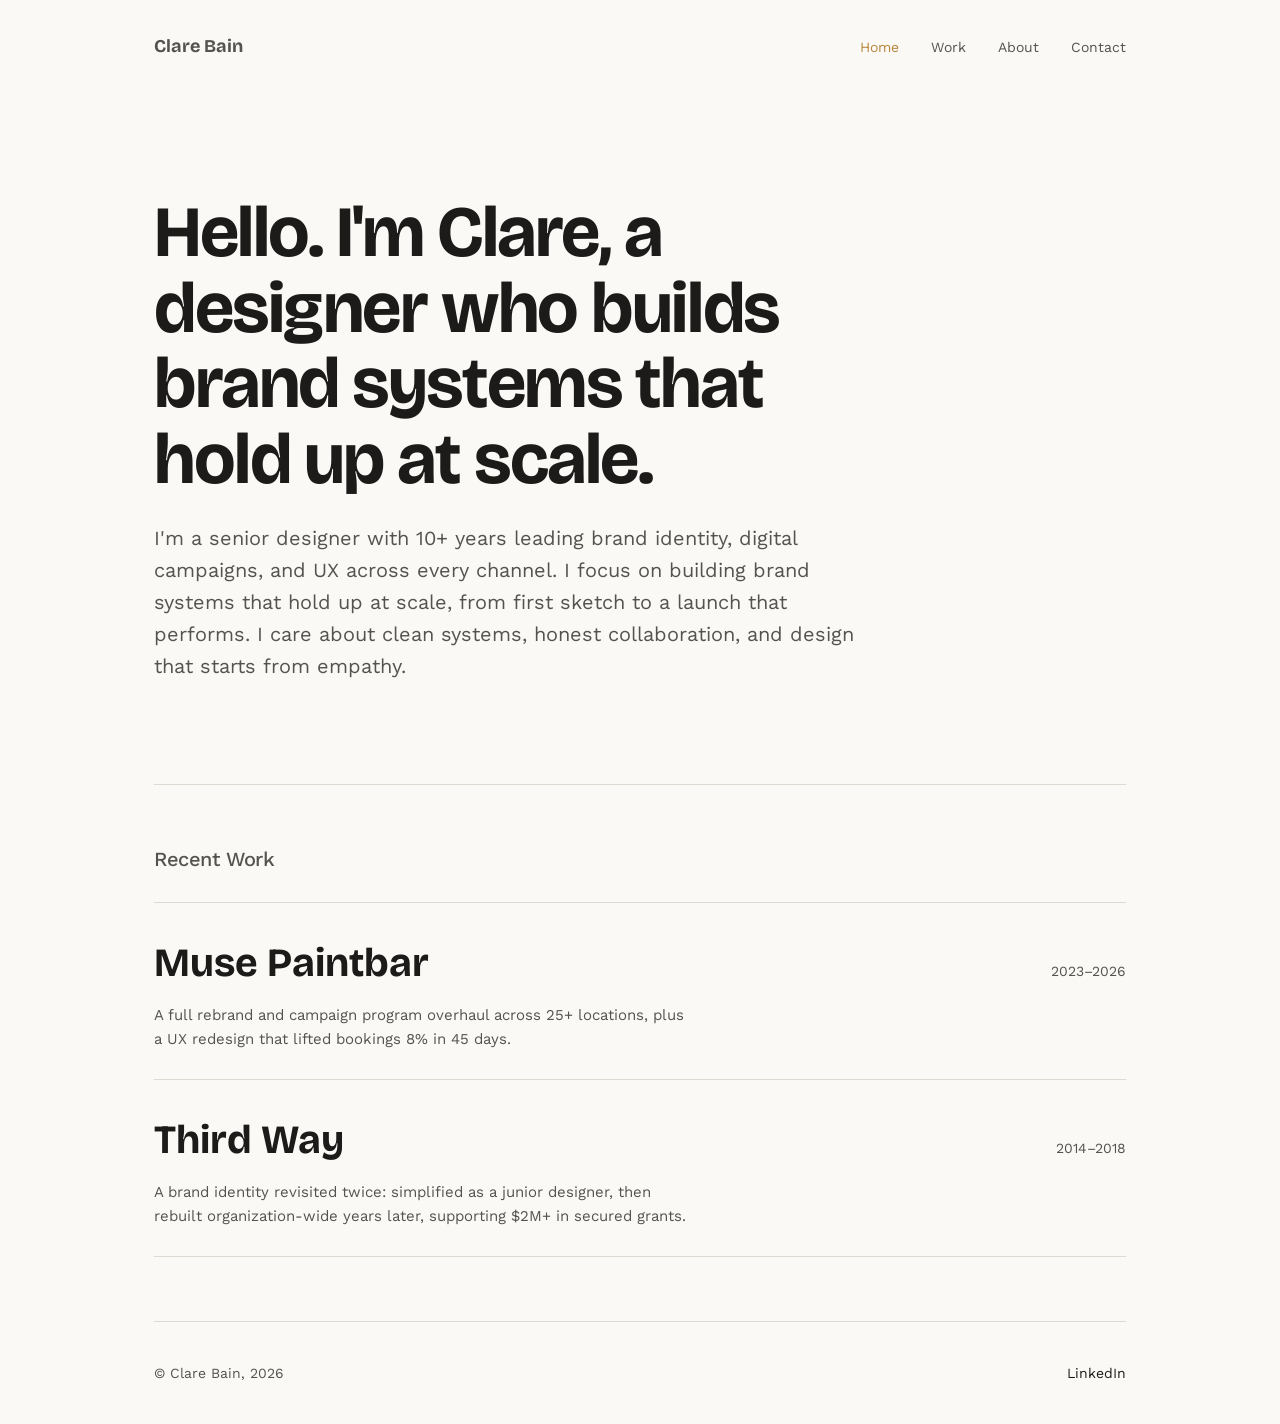
<file: index.html>
<!DOCTYPE html>
<html lang="en">
<head>
  <meta charset="UTF-8" />
  <meta name="viewport" content="width=device-width, initial-scale=1.0" />
  <title>Clare Bain — Designer</title>
  <meta name="description" content="Clare Bain is a senior designer working across brand systems, digital campaigns, and UX — with 10+ years leading creative from concept to launch." />

  <!-- Google Fonts: Fraunces (display/serif) + Work Sans (body/UI) -->
  <link rel="preconnect" href="https://fonts.googleapis.com">
  <link rel="preconnect" href="https://fonts.gstatic.com" crossorigin>
  <link href="https://fonts.googleapis.com/css2?family=Bricolage+Grotesque:opsz,wght@12..96,400..800&family=Work+Sans:wght@400;500&display=swap" rel="stylesheet">

  <link rel="stylesheet" href="css/styles.css" />
</head>
<body>

  <div class="wrap">
    <!-- ============ NAV ============ -->
    <!-- aria-current="page" tells screen readers (and our CSS) which page we're on -->
    <nav class="site-nav">
      <a href="index.html" class="logo">Clare Bain</a>
      <ul>
        <li><a href="index.html" aria-current="page">Home</a></li>
        <li><a href="pages/work.html">Work</a></li>
        <li><a href="pages/about.html">About</a></li>
        <li><a href="pages/contact.html">Contact</a></li>
      </ul>
    </nav>

    <!-- ============ HERO ============ -->
    <!-- This is your positioning statement — the one or two sentences that
         tell a hiring manager what you do and for whom, before they see
         a single project. Placeholder copy below — replace with your own. -->
    <header class="hero">
      <h1>Hello. I'm Clare, a designer who builds brand systems that hold up at scale.</h1>
      <p>I'm a senior designer with 10+ years leading brand identity, digital campaigns, and UX across every channel. I focus on building brand systems that hold up at scale, from first sketch to a launch that performs. I care about clean systems, honest collaboration, and design that starts from empathy.</p>
    </header>

    <!-- ============ WORK LIST ============ -->
    <!-- Each work-item links out to its own case study page. Right now only
         Muse is real — the rest are placeholders to fill in as you draft
         each case study. -->
    <section class="work-list" aria-labelledby="work-heading">
      <h2 id="work-heading">Recent Work</h2>

      <a href="pages/muse.html" class="work-item">
        <div>
          <div class="work-item-title">Muse Paintbar</div>
          <p class="work-item-desc">A full rebrand and campaign program overhaul across 25+ locations, plus a UX redesign that lifted bookings 8% in 45 days.</p>
        </div>
        <span class="work-item-meta">2023–2026</span>
      </a>

      <a href="pages/thirdway.html" class="work-item">
        <div>
          <div class="work-item-title">Third Way</div>
          <p class="work-item-desc">A brand identity revisited twice: simplified as a junior designer, then rebuilt organization-wide years later, supporting $2M+ in secured grants.</p>
        </div>
        <span class="work-item-meta">2014–2018</span>
      </a>

      <!-- Duplicate this <a class="work-item"> block for each additional
           case study as you draft them (book covers, brand identity briefs). -->

    </section>
  </div>

  <div class="wrap">
    <footer class="site-footer">
      <span>&copy; Clare Bain, 2026</span>
      <a href="https://www.linkedin.com/in/clare-bain" target="_blank" rel="noopener">LinkedIn</a>
    </footer>
  </div>

</body>
</html>
</file>
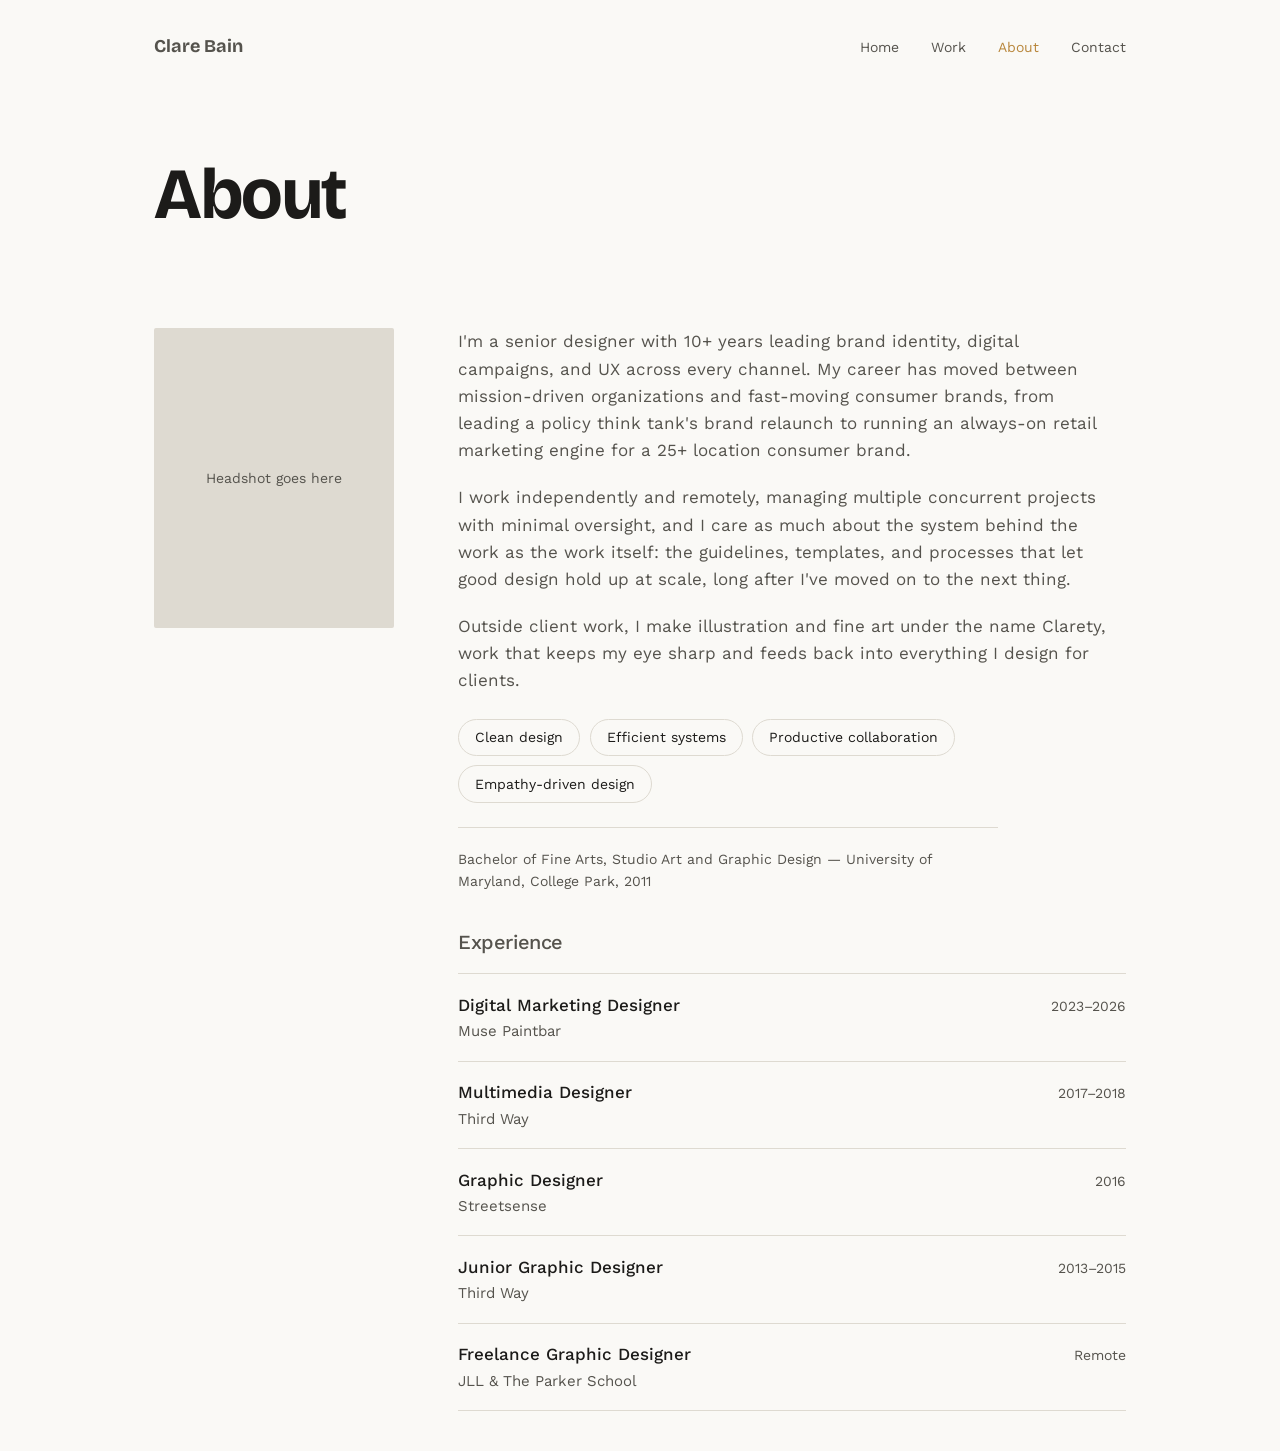
<file: pages/about.html>
<!DOCTYPE html>
<html lang="en">
<head>
  <meta charset="UTF-8" />
  <meta name="viewport" content="width=device-width, initial-scale=1.0" />
  <title>About — Clare Bain</title>
  <meta name="description" content="Clare Bain is a senior designer with 10+ years leading brand identity, digital campaigns, and UX for mission-driven organizations and consumer brands." />

  <link rel="preconnect" href="https://fonts.googleapis.com">
  <link rel="preconnect" href="https://fonts.gstatic.com" crossorigin>
  <link href="https://fonts.googleapis.com/css2?family=Bricolage+Grotesque:opsz,wght@12..96,400..800&family=Work+Sans:wght@400;500&display=swap" rel="stylesheet">

  <link rel="stylesheet" href="../css/styles.css" />
</head>
<body>

  <div class="wrap">
    <nav class="site-nav">
      <a href="../index.html" class="logo">Clare Bain</a>
      <ul>
        <li><a href="../index.html">Home</a></li>
        <li><a href="work.html">Work</a></li>
        <li><a href="about.html" aria-current="page">About</a></li>
        <li><a href="contact.html">Contact</a></li>
      </ul>
    </nav>

    <header class="cs-header">
      <h1>About</h1>
    </header>

    <div class="about-grid">
      <!-- Swap this placeholder for a real headshot: replace the div below
           with <img src="../assets/headshot.jpg" alt="Clare Bain"> -->
      <div class="about-photo">
        Headshot goes here
      </div>

      <div class="about-text">
        <p>I'm a senior designer with 10+ years leading brand identity, digital campaigns, and UX across every channel. My career has moved between mission-driven organizations and fast-moving consumer brands, from leading a policy think tank's brand relaunch to running an always-on retail marketing engine for a 25+ location consumer brand.</p>

        <p>I work independently and remotely, managing multiple concurrent projects with minimal oversight, and I care as much about the system behind the work as the work itself: the guidelines, templates, and processes that let good design hold up at scale, long after I've moved on to the next thing.</p>

        <p>Outside client work, I make illustration and fine art under the name Clarety, work that keeps my eye sharp and feeds back into everything I design for clients.</p>

        <ul class="value-list">
          <li>Clean design</li>
          <li>Efficient systems</li>
          <li>Productive collaboration</li>
          <li>Empathy-driven design</li>
        </ul>

        <p class="about-meta">Bachelor of Fine Arts, Studio Art and Graphic Design &mdash; University of Maryland, College Park, 2011</p>

        <div class="exp-list">
          <h2>Experience</h2>

          <div class="exp-item">
            <div>
              <div class="exp-role">Digital Marketing Designer</div>
              <div class="exp-company">Muse Paintbar</div>
            </div>
            <span class="exp-years">2023&ndash;2026</span>
          </div>

          <div class="exp-item">
            <div>
              <div class="exp-role">Multimedia Designer</div>
              <div class="exp-company">Third Way</div>
            </div>
            <span class="exp-years">2017&ndash;2018</span>
          </div>

          <div class="exp-item">
            <div>
              <div class="exp-role">Graphic Designer</div>
              <div class="exp-company">Streetsense</div>
            </div>
            <span class="exp-years">2016</span>
          </div>

          <div class="exp-item">
            <div>
              <div class="exp-role">Junior Graphic Designer</div>
              <div class="exp-company">Third Way</div>
            </div>
            <span class="exp-years">2013&ndash;2015</span>
          </div>

          <div class="exp-item">
            <div>
              <div class="exp-role">Freelance Graphic Designer</div>
              <div class="exp-company">JLL &amp; The Parker School</div>
            </div>
            <span class="exp-years">Remote</span>
          </div>
        </div>
      </div>
    </div>
  </div>

</body>
</html>
</file>
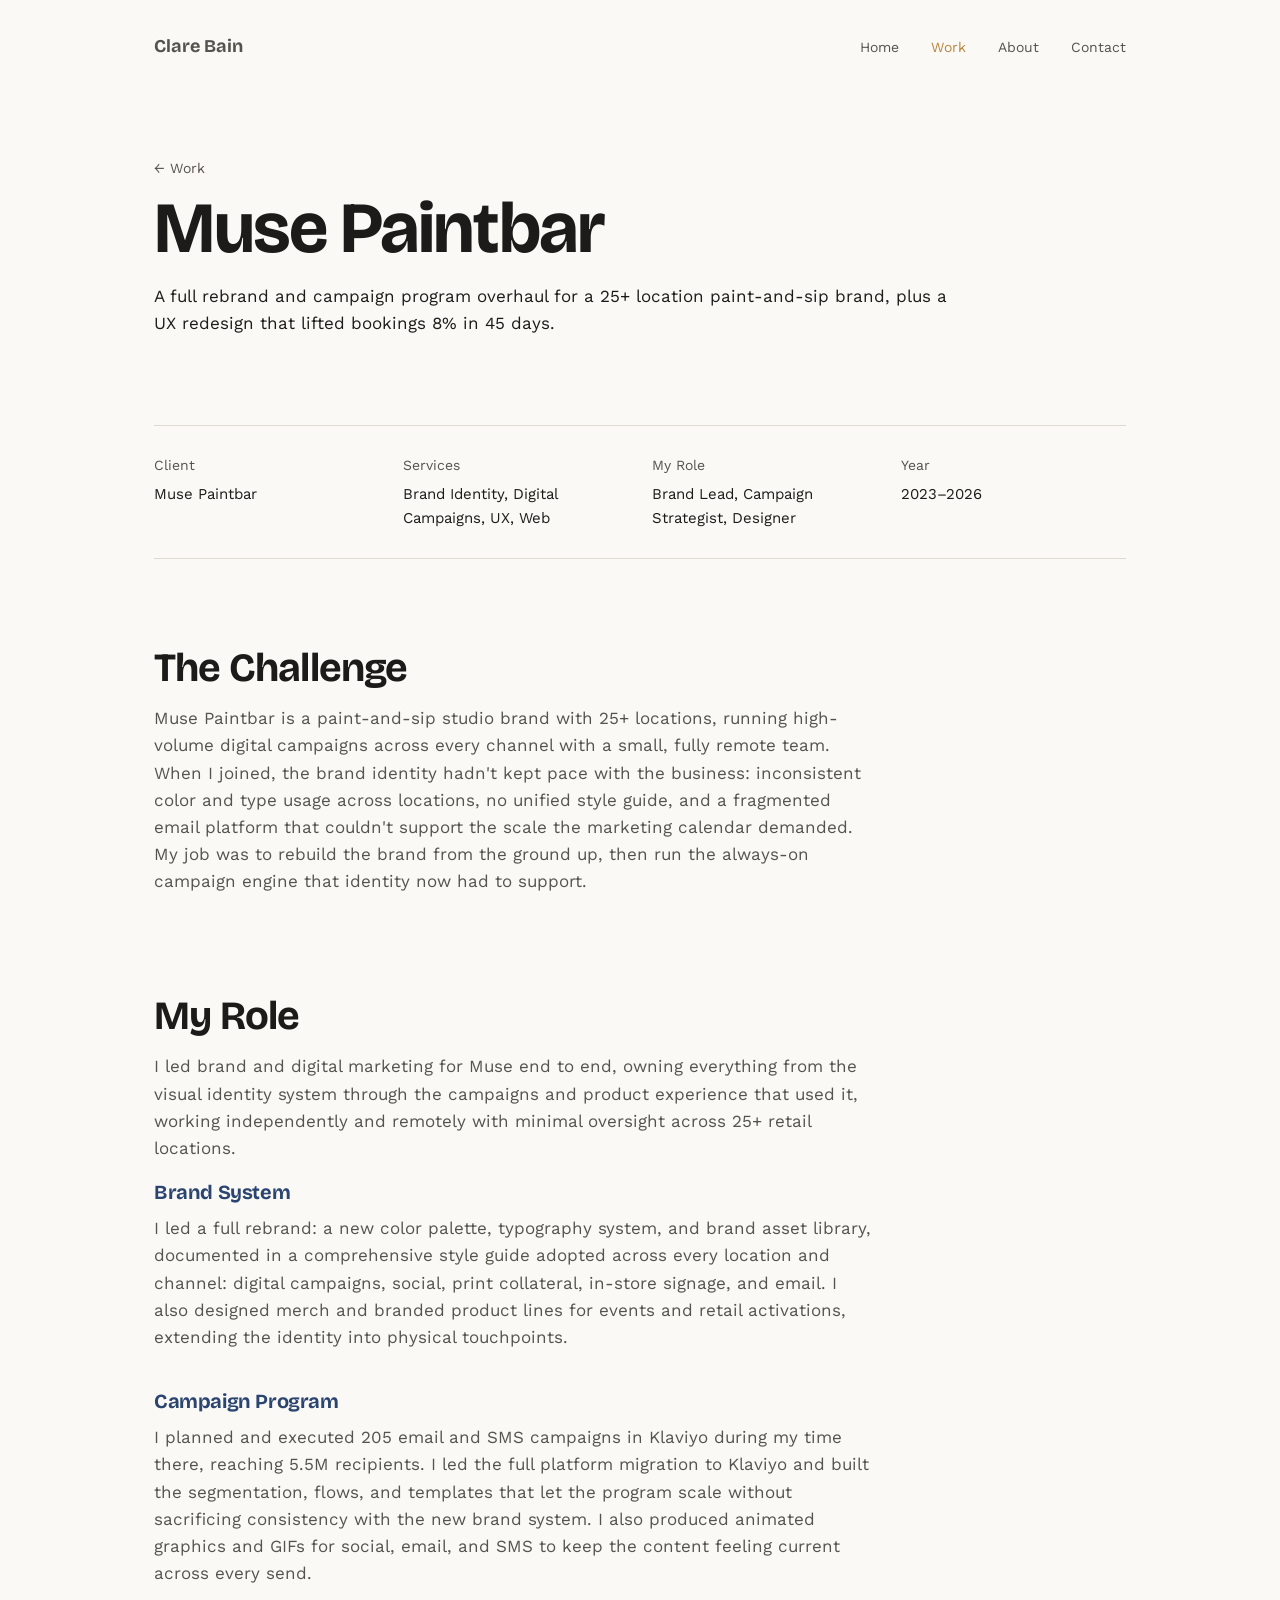
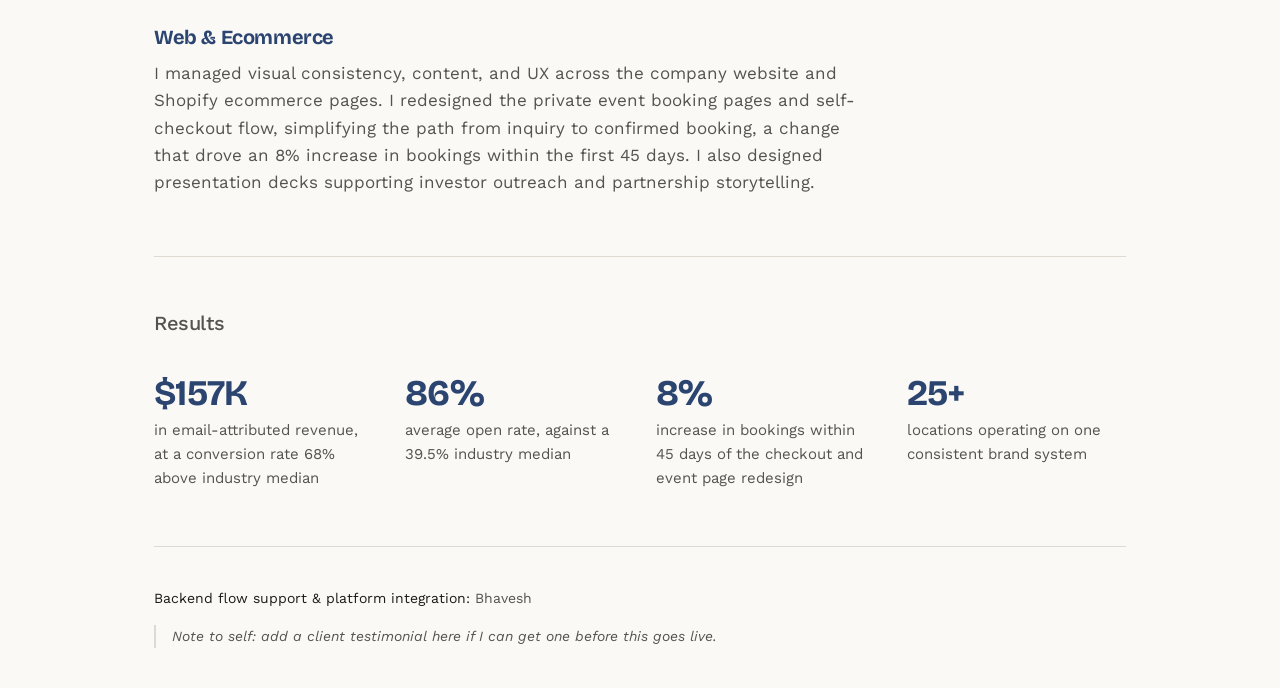
<file: pages/muse.html>
<!DOCTYPE html>
<html lang="en">
<head>
  <meta charset="UTF-8" />
  <meta name="viewport" content="width=device-width, initial-scale=1.0" />
  <title>Muse Paintbar — Clare Bain</title>
  <meta name="description" content="A full rebrand and campaign program overhaul for Muse Paintbar across 25+ locations, plus a UX redesign that lifted bookings 8% in 45 days." />

  <link rel="preconnect" href="https://fonts.googleapis.com">
  <link rel="preconnect" href="https://fonts.gstatic.com" crossorigin>
  <link href="https://fonts.googleapis.com/css2?family=Bricolage+Grotesque:opsz,wght@12..96,400..800&family=Work+Sans:wght@400;500&display=swap" rel="stylesheet">

  <link rel="stylesheet" href="../css/styles.css" />
</head>
<body>

  <div class="wrap">
    <nav class="site-nav">
      <a href="../index.html" class="logo">Clare Bain</a>
      <ul>
        <li><a href="../index.html">Home</a></li>
        <li><a href="work.html" aria-current="page">Work</a></li>
        <li><a href="about.html">About</a></li>
        <li><a href="contact.html">Contact</a></li>
      </ul>
    </nav>

    <!-- ============ HEADER ============ -->
    <header class="cs-header">
      <p class="eyebrow"><a href="work.html">&larr; Work</a></p>
      <h1>Muse Paintbar</h1>
      <p>A full rebrand and campaign program overhaul for a 25+ location paint-and-sip brand, plus a UX redesign that lifted bookings 8% in 45 days.</p>
    </header>

    <!-- ============ META ============ -->
    <dl class="cs-meta">
      <div>
        <dt>Client</dt>
        <dd>Muse Paintbar</dd>
      </div>
      <div>
        <dt>Services</dt>
        <dd>Brand Identity, Digital Campaigns, UX, Web</dd>
      </div>
      <div>
        <dt>My Role</dt>
        <dd>Brand Lead, Campaign Strategist, Designer</dd>
      </div>
      <div>
        <dt>Year</dt>
        <dd>2023&ndash;2026</dd>
      </div>
    </dl>

    <!-- ============ CHALLENGE ============ -->
    <section class="cs-section">
      <h2>The Challenge</h2>
      <p>Muse Paintbar is a paint-and-sip studio brand with 25+ locations, running high-volume digital campaigns across every channel with a small, fully remote team. When I joined, the brand identity hadn't kept pace with the business: inconsistent color and type usage across locations, no unified style guide, and a fragmented email platform that couldn't support the scale the marketing calendar demanded. My job was to rebuild the brand from the ground up, then run the always-on campaign engine that identity now had to support.</p>
    </section>

    <!-- ============ MY ROLE / PROCESS ============ -->
    <section class="cs-section">
      <h2>My Role</h2>
      <p>I led brand and digital marketing for Muse end to end, owning everything from the visual identity system through the campaigns and product experience that used it, working independently and remotely with minimal oversight across 25+ retail locations.</p>

      <div class="cs-workstream">
        <h3>Brand System</h3>
        <p>I led a full rebrand: a new color palette, typography system, and brand asset library, documented in a comprehensive style guide adopted across every location and channel: digital campaigns, social, print collateral, in-store signage, and email. I also designed merch and branded product lines for events and retail activations, extending the identity into physical touchpoints.</p>
      </div>

      <div class="cs-workstream">
        <h3>Campaign Program</h3>
        <p>I planned and executed 205 email and SMS campaigns in Klaviyo during my time there, reaching 5.5M recipients. I led the full platform migration to Klaviyo and built the segmentation, flows, and templates that let the program scale without sacrificing consistency with the new brand system. I also produced animated graphics and GIFs for social, email, and SMS to keep the content feeling current across every send.</p>
      </div>

      <div class="cs-workstream">
        <h3>Web &amp; Ecommerce</h3>
        <p>I managed visual consistency, content, and UX across the company website and Shopify ecommerce pages. I redesigned the private event booking pages and self-checkout flow, simplifying the path from inquiry to confirmed booking, a change that drove an 8% increase in bookings within the first 45 days. I also designed presentation decks supporting investor outreach and partnership storytelling.</p>
      </div>
    </section>

    <!-- ============ RESULTS ============ -->
    <section class="cs-results">
      <h2>Results</h2>

      <div>
        <div class="cs-stat-number">$157K</div>
        <div class="cs-stat-label">in email-attributed revenue, at a conversion rate 68% above industry median</div>
      </div>

      <div>
        <div class="cs-stat-number">86%</div>
        <div class="cs-stat-label">average open rate, against a 39.5% industry median</div>
      </div>

      <div>
        <div class="cs-stat-number">8%</div>
        <div class="cs-stat-label">increase in bookings within 45 days of the checkout and event page redesign</div>
      </div>

      <div>
        <div class="cs-stat-number">25+</div>
        <div class="cs-stat-label">locations operating on one consistent brand system</div>
      </div>
    </section>

    <!-- ============ CREDITS ============ -->
    <section class="cs-credits">
      <dl>
        <dt>Backend flow support &amp; platform integration:</dt> <dd style="display:inline;">Bhavesh</dd>
      </dl>
      <p class="cs-note">Note to self: add a client testimonial here if I can get one before this goes live.</p>
    </section>
  </div>

</body>
</html>
</file>
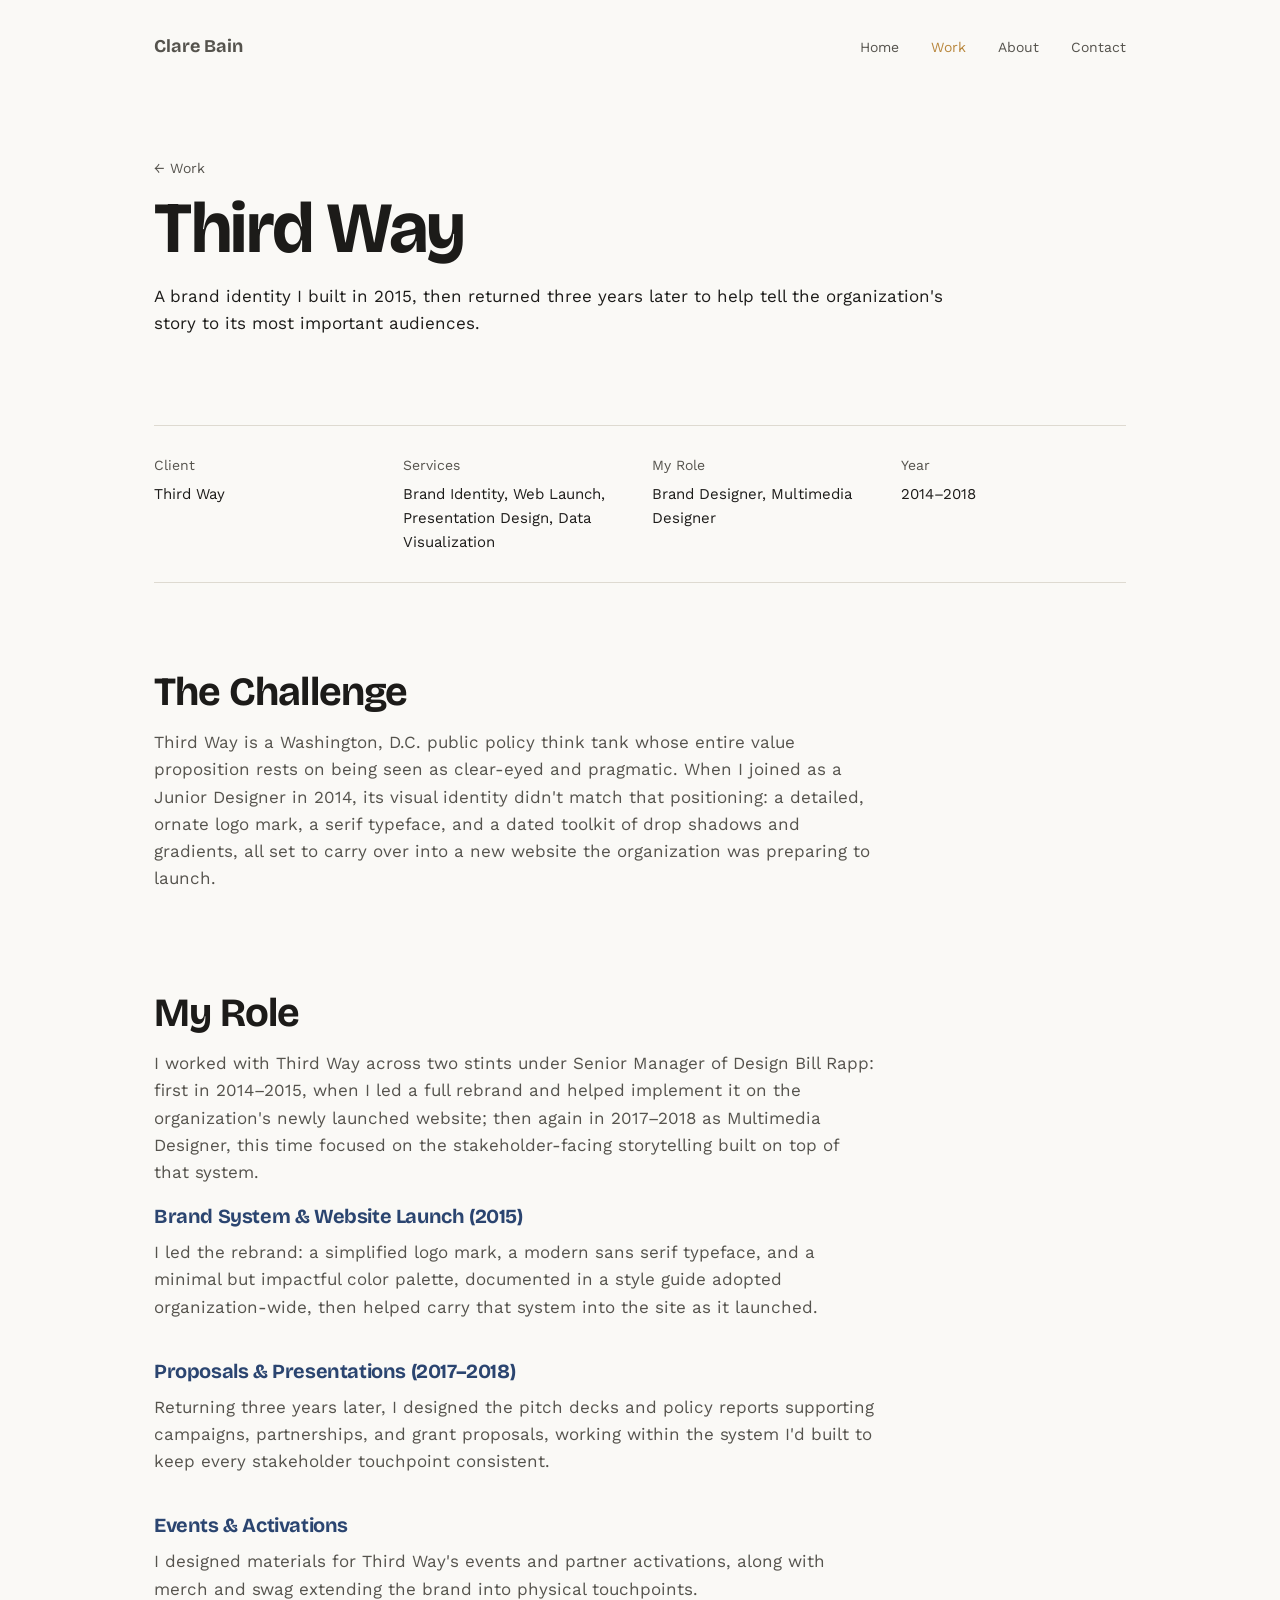
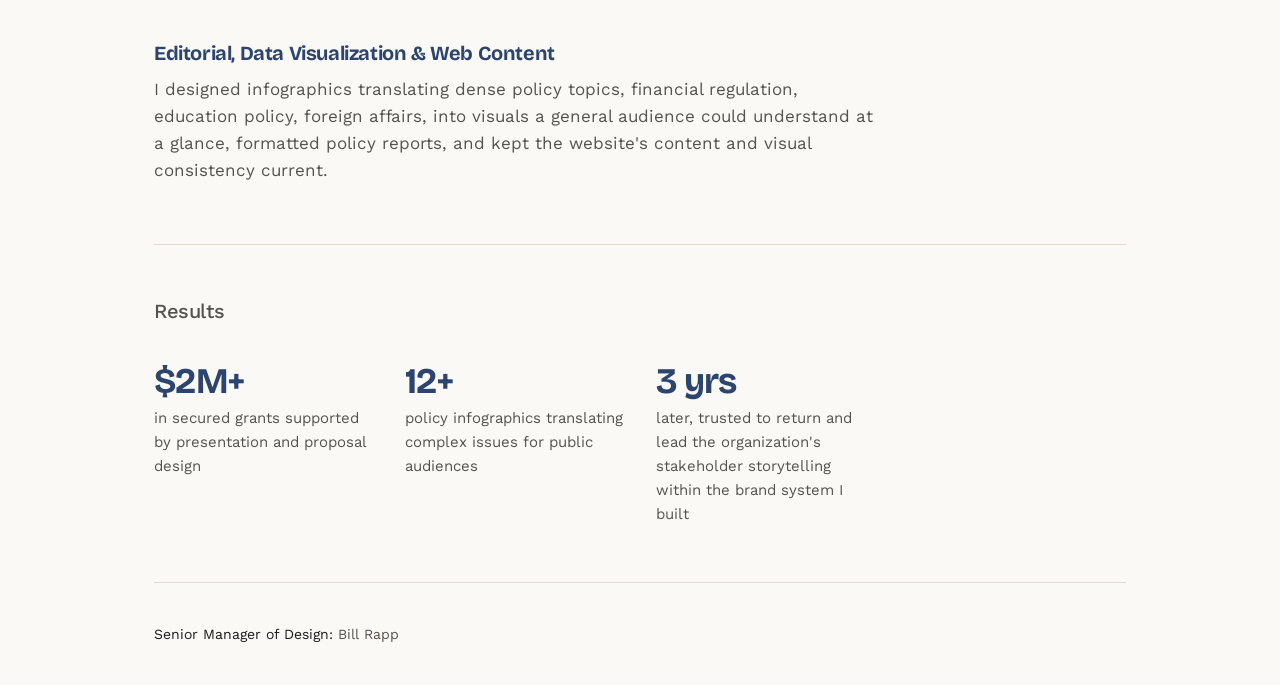
<file: pages/thirdway.html>
<!DOCTYPE html>
<html lang="en">
<head>
  <meta charset="UTF-8" />
  <meta name="viewport" content="width=device-width, initial-scale=1.0" />
  <title>Third Way — Clare Bain</title>
  <meta name="description" content="A brand identity built in 2015, then trusted for the stakeholder-facing storytelling that followed: proposals, events, and data visualization supporting $2M+ in secured grants." />

  <link rel="preconnect" href="https://fonts.googleapis.com">
  <link rel="preconnect" href="https://fonts.gstatic.com" crossorigin>
  <link href="https://fonts.googleapis.com/css2?family=Bricolage+Grotesque:opsz,wght@12..96,400..800&family=Work+Sans:wght@400;500&display=swap" rel="stylesheet">

  <link rel="stylesheet" href="../css/styles.css" />
</head>
<body>

  <div class="wrap">
    <nav class="site-nav">
      <a href="../index.html" class="logo">Clare Bain</a>
      <ul>
        <li><a href="../index.html">Home</a></li>
        <li><a href="work.html" aria-current="page">Work</a></li>
        <li><a href="about.html">About</a></li>
        <li><a href="contact.html">Contact</a></li>
      </ul>
    </nav>

    <!-- ============ HEADER ============ -->
    <header class="cs-header">
      <p class="eyebrow"><a href="work.html">&larr; Work</a></p>
      <h1>Third Way</h1>
      <p>A brand identity I built in 2015, then returned three years later to help tell the organization's story to its most important audiences.</p>
    </header>

    <!-- ============ META ============ -->
    <dl class="cs-meta">
      <div>
        <dt>Client</dt>
        <dd>Third Way</dd>
      </div>
      <div>
        <dt>Services</dt>
        <dd>Brand Identity, Web Launch, Presentation Design, Data Visualization</dd>
      </div>
      <div>
        <dt>My Role</dt>
        <dd>Brand Designer, Multimedia Designer</dd>
      </div>
      <div>
        <dt>Year</dt>
        <dd>2014&ndash;2018</dd>
      </div>
    </dl>

    <!-- ============ CHALLENGE ============ -->
    <section class="cs-section">
      <h2>The Challenge</h2>
      <p>Third Way is a Washington, D.C. public policy think tank whose entire value proposition rests on being seen as clear-eyed and pragmatic. When I joined as a Junior Designer in 2014, its visual identity didn't match that positioning: a detailed, ornate logo mark, a serif typeface, and a dated toolkit of drop shadows and gradients, all set to carry over into a new website the organization was preparing to launch.</p>
    </section>

    <!-- ============ MY ROLE / PROCESS ============ -->
    <section class="cs-section">
      <h2>My Role</h2>
      <p>I worked with Third Way across two stints under Senior Manager of Design Bill Rapp: first in 2014&ndash;2015, when I led a full rebrand and helped implement it on the organization's newly launched website; then again in 2017&ndash;2018 as Multimedia Designer, this time focused on the stakeholder-facing storytelling built on top of that system.</p>

      <div class="cs-workstream">
        <h3>Brand System &amp; Website Launch (2015)</h3>
        <p>I led the rebrand: a simplified logo mark, a modern sans serif typeface, and a minimal but impactful color palette, documented in a style guide adopted organization-wide, then helped carry that system into the site as it launched.</p>
      </div>

      <div class="cs-workstream">
        <h3>Proposals &amp; Presentations (2017&ndash;2018)</h3>
        <p>Returning three years later, I designed the pitch decks and policy reports supporting campaigns, partnerships, and grant proposals, working within the system I'd built to keep every stakeholder touchpoint consistent.</p>
      </div>

      <div class="cs-workstream">
        <h3>Events &amp; Activations</h3>
        <p>I designed materials for Third Way's events and partner activations, along with merch and swag extending the brand into physical touchpoints.</p>
      </div>

      <div class="cs-workstream">
        <h3>Editorial, Data Visualization &amp; Web Content</h3>
        <p>I designed infographics translating dense policy topics, financial regulation, education policy, foreign affairs, into visuals a general audience could understand at a glance, formatted policy reports, and kept the website's content and visual consistency current.</p>
      </div>
    </section>

    <!-- ============ RESULTS ============ -->
    <section class="cs-results">
      <h2>Results</h2>

      <div>
        <div class="cs-stat-number">$2M+</div>
        <div class="cs-stat-label">in secured grants supported by presentation and proposal design</div>
      </div>

      <div>
        <div class="cs-stat-number">12+</div>
        <div class="cs-stat-label">policy infographics translating complex issues for public audiences</div>
      </div>

      <div>
        <div class="cs-stat-number">3 yrs</div>
        <div class="cs-stat-label">later, trusted to return and lead the organization's stakeholder storytelling within the brand system I built</div>
      </div>
    </section>

    <!-- ============ CREDITS ============ -->
    <section class="cs-credits">
      <dl>
        <dt>Senior Manager of Design:</dt> <dd style="display:inline;">Bill Rapp</dd>
      </dl>
    </section>
  </div>

</body>
</html>
</file>
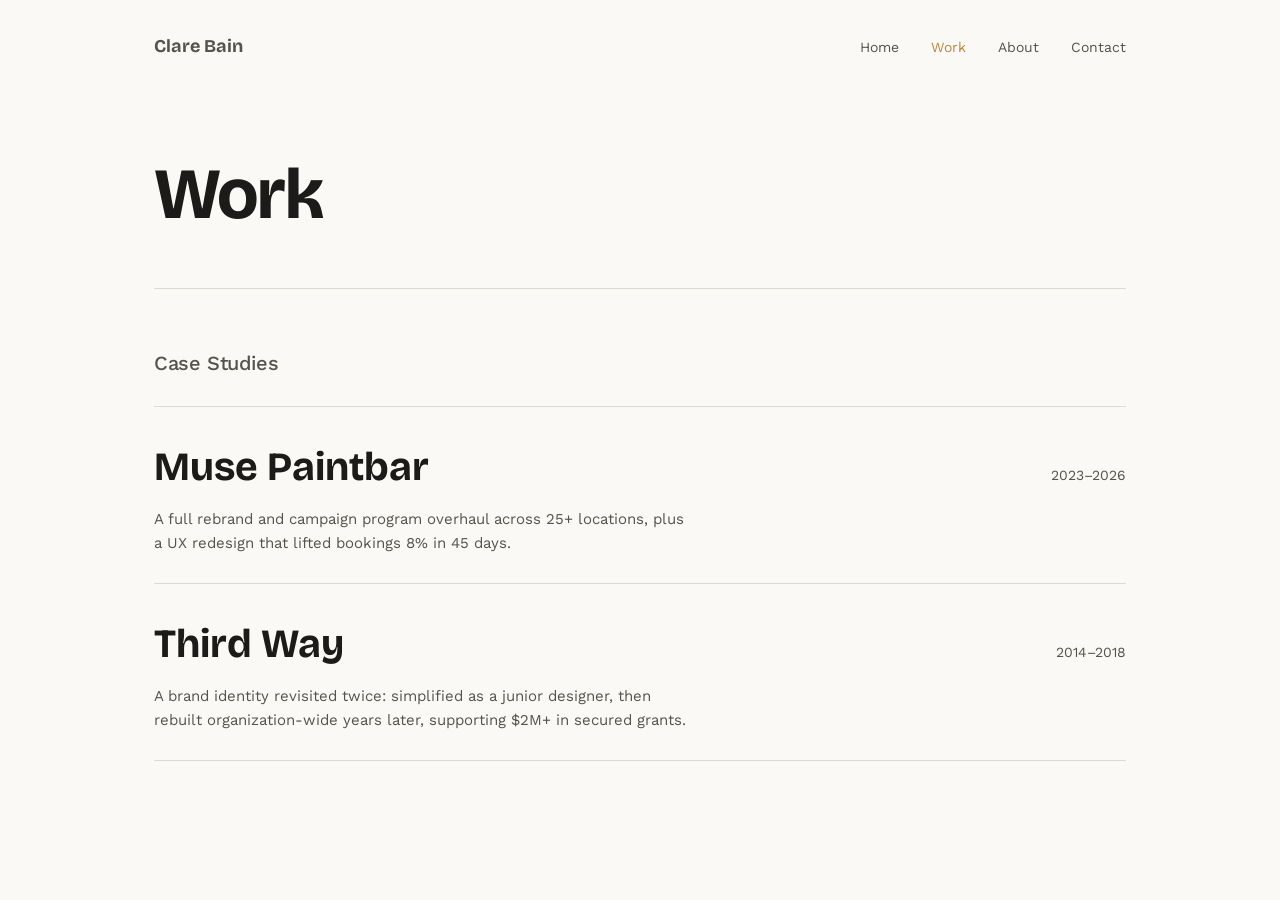
<file: pages/work.html>
<!DOCTYPE html>
<html lang="en">
<head>
  <meta charset="UTF-8" />
  <meta name="viewport" content="width=device-width, initial-scale=1.0" />
  <title>Work — Clare Bain</title>

  <link rel="preconnect" href="https://fonts.googleapis.com">
  <link rel="preconnect" href="https://fonts.gstatic.com" crossorigin>
  <link href="https://fonts.googleapis.com/css2?family=Bricolage+Grotesque:opsz,wght@12..96,400..800&family=Work+Sans:wght@400;500&display=swap" rel="stylesheet">

  <!-- Note the ../ — this page lives one folder deeper than index.html,
       so every relative link has to step back out first. -->
  <link rel="stylesheet" href="../css/styles.css" />
</head>
<body>

  <div class="wrap">
    <nav class="site-nav">
      <a href="../index.html" class="logo">Clare Bain</a>
      <ul>
        <li><a href="../index.html">Home</a></li>
        <li><a href="work.html" aria-current="page">Work</a></li>
        <li><a href="about.html">About</a></li>
        <li><a href="contact.html">Contact</a></li>
      </ul>
    </nav>

    <header class="cs-header">
      <h1>Work</h1>
    </header>

    <section class="work-list" aria-labelledby="work-heading">
      <h2 id="work-heading">Case Studies</h2>

      <a href="muse.html" class="work-item">
        <div>
          <div class="work-item-title">Muse Paintbar</div>
          <p class="work-item-desc">A full rebrand and campaign program overhaul across 25+ locations, plus a UX redesign that lifted bookings 8% in 45 days.</p>
        </div>
        <span class="work-item-meta">2023&ndash;2026</span>
      </a>

      <a href="thirdway.html" class="work-item">
        <div>
          <div class="work-item-title">Third Way</div>
          <p class="work-item-desc">A brand identity revisited twice: simplified as a junior designer, then rebuilt organization-wide years later, supporting $2M+ in secured grants.</p>
        </div>
        <span class="work-item-meta">2014&ndash;2018</span>
      </a>

      <!-- Duplicate this <a class="work-item"> block for each additional
           case study as you draft them (book covers, brand identity briefs). -->

    </section>
  </div>

</body>
</html>
</file>
<file: css/styles.css>
/* ==========================================================================
   CLARE BAIN — PORTFOLIO
   Design tokens live here as CSS variables. If you want to change a color
   or font site-wide, change it once in :root and it updates everywhere.
   ========================================================================== */

:root {
  /* Color */
  --paper: #FAF9F6;       /* background */
  --ink: #1C1B19;         /* primary text */
  --ink-soft: #55534D;    /* secondary text, muted */
  --accent: #2B4570;      /* ink-blue, used for links and small emphasis */
  --accent-hover: #B8863B;/* ochre, used ONLY on hover/focus states */
  --line: #DEDAD1;        /* hairline borders/dividers */

  /* Type scale — a limited set of sizes keeps the page feeling considered */
  --size-hero: clamp(2.5rem, 5vw + 1rem, 4.5rem);
  --size-h2: clamp(1.75rem, 2vw + 1rem, 2.5rem);
  --size-h3: 1.25rem;
  --size-body: 1.0625rem;
  --size-small: 0.875rem;

  /* Layout */
  --content-width: 1100px;
  --gutter: clamp(1.5rem, 5vw, 4rem);
}

/* ==========================================================================
   RESET — removes browser default spacing/styling so we control everything
   ========================================================================== */
*, *::before, *::after {
  box-sizing: border-box;
  margin: 0;
  padding: 0;
}

html {
  scroll-behavior: smooth;
}

/* Respect users who've asked their OS to reduce motion */
@media (prefers-reduced-motion: reduce) {
  html {
    scroll-behavior: auto;
  }
  *, *::before, *::after {
    animation-duration: 0.01ms !important;
    transition-duration: 0.01ms !important;
  }
}

body {
  background: var(--paper);
  color: var(--ink);
  font-family: 'Work Sans', -apple-system, BlinkMacSystemFont, sans-serif;
  font-size: var(--size-body);
  line-height: 1.6;
  -webkit-font-smoothing: antialiased;
}

h1, h2, h3 {
  font-family: 'Bricolage Grotesque', -apple-system, sans-serif;
  font-weight: 700;
  line-height: 1.05;
  letter-spacing: -0.02em;
}

a {
  color: inherit;
  text-decoration: none;
}

/* Visible keyboard focus — accessibility, not optional */
a:focus-visible,
button:focus-visible {
  outline: 2px solid var(--accent);
  outline-offset: 3px;
}

img {
  max-width: 100%;
  display: block;
}

/* ==========================================================================
   LAYOUT — a single centered content column used on every page
   ========================================================================== */
.wrap {
  max-width: var(--content-width);
  margin-inline: auto;
  padding-inline: var(--gutter);
}

/* ==========================================================================
   NAV
   ========================================================================== */
.site-nav {
  display: flex;
  justify-content: space-between;
  align-items: center;
  padding-block: 2rem;
}

.site-nav .logo {
  font-family: 'Bricolage Grotesque', -apple-system, sans-serif;
  font-weight: 700;
  font-size: 1.125rem;
}

.site-nav ul {
  display: flex;
  gap: 2rem;
  list-style: none;
}

.site-nav a {
  font-size: var(--size-small);
  color: var(--ink-soft);
  transition: color 0.15s ease;
}

.site-nav a:hover,
.site-nav a[aria-current="page"] {
  color: var(--accent-hover);
}

/* ==========================================================================
   HERO — the positioning statement on the homepage
   ========================================================================== */
.hero {
  padding-block: clamp(3rem, 8vw, 7rem);
  max-width: 720px;
}

.hero h1 {
  font-size: var(--size-hero);
  margin-bottom: 1.5rem;
}

.hero p {
  font-size: 1.25rem;
  color: var(--ink-soft);
  max-width: 60ch;
}

/* ==========================================================================
   WORK LIST — case studies shown as a reading list, not a card grid
   ========================================================================== */
.work-list {
  border-top: 1px solid var(--line);
  padding-block: clamp(2rem, 6vw, 4rem);
}

.work-list h2 {
  font-size: var(--size-h3);
  color: var(--ink-soft);
  font-family: 'Work Sans', sans-serif;
  font-weight: 500;
  margin-bottom: 2rem;
}

.work-item {
  display: flex;
  justify-content: space-between;
  align-items: baseline;
  gap: 2rem;
  padding-block: 1.75rem;
  border-bottom: 1px solid var(--line);
}

.work-item:first-of-type {
  border-top: 1px solid var(--line);
}

.work-item-title {
  font-family: 'Bricolage Grotesque', -apple-system, sans-serif;
  font-weight: 700;
  font-size: var(--size-h2);
  transition: color 0.15s ease;
}

.work-item:hover .work-item-title {
  color: var(--accent);
}

.work-item-meta {
  color: var(--ink-soft);
  font-size: var(--size-small);
  white-space: nowrap;
}

.work-item-desc {
  color: var(--ink-soft);
  max-width: 60ch;
  margin-top: 0.5rem;
  font-size: 0.9375rem;
}

@media (max-width: 640px) {
  .work-item {
    flex-direction: column;
    gap: 0.5rem;
  }
}

/* ==========================================================================
   FOOTER
   ========================================================================== */
.site-footer {
  border-top: 1px solid var(--line);
  padding-block: 2.5rem;
  display: flex;
  justify-content: space-between;
  align-items: center;
  color: var(--ink-soft);
  font-size: var(--size-small);
}

.site-footer a {
  color: var(--ink);
  transition: color 0.15s ease;
}

.site-footer a:hover {
  color: var(--accent-hover);
}

/* ==========================================================================
   CASE STUDY PAGE
   ========================================================================== */
.cs-header {
  padding-block: clamp(2rem, 6vw, 4rem) clamp(1.5rem, 4vw, 2.5rem);
  max-width: 800px;
}

.cs-header .eyebrow {
  color: var(--ink-soft);
  font-size: var(--size-small);
  margin-bottom: 0.75rem;
}

.cs-header h1 {
  font-size: var(--size-hero);
  margin-bottom: 1rem;
}

/* Meta row: Client / Services / My Role / Year — like a small spec sheet */
.cs-meta {
  display: grid;
  grid-template-columns: repeat(4, 1fr);
  gap: 1.5rem;
  border-top: 1px solid var(--line);
  border-bottom: 1px solid var(--line);
  padding-block: 1.75rem;
  margin-block: clamp(1.5rem, 4vw, 3rem);
}

.cs-meta dt {
  font-size: var(--size-small);
  color: var(--ink-soft);
  margin-bottom: 0.35rem;
}

.cs-meta dd {
  font-size: 0.9375rem;
}

@media (max-width: 700px) {
  .cs-meta {
    grid-template-columns: repeat(2, 1fr);
    row-gap: 1.5rem;
  }
}

.cs-section {
  max-width: 720px;
  padding-block: clamp(1.5rem, 4vw, 2.5rem);
}

.cs-section h2 {
  font-size: var(--size-h2);
  margin-bottom: 1rem;
}

.cs-section h3 {
  font-size: var(--size-h3);
  color: var(--accent);
  margin-bottom: 0.75rem;
}

.cs-section p {
  color: var(--ink-soft);
  margin-bottom: 1.25rem;
}

.cs-workstream + .cs-workstream {
  margin-top: 2.5rem;
}

/* Results: bold numbers get their own visual weight, no card chrome needed */
.cs-results {
  border-top: 1px solid var(--line);
  padding-block: clamp(2rem, 5vw, 3.5rem);
  display: grid;
  grid-template-columns: repeat(auto-fit, minmax(200px, 1fr));
  gap: 2rem;
}

.cs-results h2 {
  grid-column: 1 / -1;
  font-size: var(--size-h3);
  color: var(--ink-soft);
  font-family: 'Work Sans', sans-serif;
  font-weight: 500;
  margin-bottom: 0.5rem;
}

.cs-stat-number {
  font-family: 'Bricolage Grotesque', sans-serif;
  font-weight: 700;
  font-size: 2.25rem;
  letter-spacing: -0.02em;
  color: var(--accent);
  line-height: 1.1;
}

.cs-stat-label {
  color: var(--ink-soft);
  font-size: 0.9375rem;
  margin-top: 0.25rem;
}

.cs-credits {
  border-top: 1px solid var(--line);
  padding-block: clamp(1.5rem, 4vw, 2.5rem);
  color: var(--ink-soft);
  font-size: var(--size-small);
}

.cs-credits dt {
  color: var(--ink);
  display: inline;
}

.cs-note {
  font-size: var(--size-small);
  color: var(--ink-soft);
  font-style: italic;
  border-left: 2px solid var(--line);
  padding-left: 1rem;
  margin-top: 1rem;
}

/* ==========================================================================
   ABOUT PAGE
   ========================================================================== */
.about-grid {
  display: grid;
  grid-template-columns: 240px 1fr;
  gap: clamp(2rem, 6vw, 4rem);
  padding-block: clamp(1.5rem, 4vw, 2.5rem);
}

@media (max-width: 700px) {
  .about-grid {
    grid-template-columns: 1fr;
  }
}

.about-photo {
  aspect-ratio: 4 / 5;
  background: var(--line);
  border-radius: 2px;
  display: flex;
  align-items: center;
  justify-content: center;
  color: var(--ink-soft);
  font-size: var(--size-small);
  text-align: center;
  padding: 1rem;
}

.about-photo img {
  width: 100%;
  height: 100%;
  object-fit: cover;
  border-radius: 2px;
}

.about-text p {
  color: var(--ink-soft);
  max-width: 60ch;
  margin-bottom: 1.25rem;
}

.value-list {
  list-style: none;
  display: flex;
  flex-wrap: wrap;
  gap: 0.6rem;
  margin-block: 1.5rem;
}

.value-list li {
  border: 1px solid var(--line);
  border-radius: 100px;
  padding: 0.4rem 1rem;
  font-size: var(--size-small);
  color: var(--ink);
}

.about-meta {
  border-top: 1px solid var(--line);
  padding-top: 1.25rem;
  margin-top: 1.5rem;
  font-size: var(--size-small);
  color: var(--ink-soft);
}

/* Condensed experience timeline, echoing a resume without duplicating it */
.exp-list {
  margin-top: 2.5rem;
}

.exp-list h2 {
  font-size: var(--size-h3);
  color: var(--ink-soft);
  font-family: 'Work Sans', sans-serif;
  font-weight: 500;
  margin-bottom: 1.25rem;
}

.exp-item {
  display: flex;
  justify-content: space-between;
  align-items: baseline;
  gap: 1.5rem;
  padding-block: 1.1rem;
  border-top: 1px solid var(--line);
}

.exp-item:last-child {
  border-bottom: 1px solid var(--line);
}

.exp-role {
  font-weight: 500;
}

.exp-company {
  color: var(--ink-soft);
  font-size: 0.9375rem;
}

.exp-years {
  color: var(--ink-soft);
  font-size: var(--size-small);
  white-space: nowrap;
}

@media (max-width: 500px) {
  .exp-item {
    flex-direction: column;
    gap: 0.25rem;
  }
}

/* ==========================================================================
   CONTACT PAGE
   ========================================================================== */
.contact-actions {
  display: flex;
  flex-wrap: wrap;
  gap: 1rem;
  margin-top: 2rem;
}

.btn {
  display: inline-block;
  border: 1px solid var(--ink);
  color: var(--ink);
  padding: 0.85rem 1.75rem;
  font-size: var(--size-small);
  border-radius: 100px;
  transition: background 0.15s ease, color 0.15s ease;
}

.btn:hover {
  background: var(--ink);
  color: var(--paper);
}

.btn-secondary {
  border-color: var(--line);
  color: var(--ink-soft);
}

.btn-secondary:hover {
  background: var(--ink-soft);
  border-color: var(--ink-soft);
  color: var(--paper);
}

/* ==========================================================================
   SIMPLE PAGE (used by placeholder pages, if any remain)
   ========================================================================== */
.simple-page {
  padding-block: clamp(2rem, 6vw, 4rem);
  min-height: 40vh;
}

.simple-page h1 {
  font-size: var(--size-h2);
  margin-bottom: 1rem;
}

.simple-page p {
  color: var(--ink-soft);
  max-width: 60ch;
}
</file>
